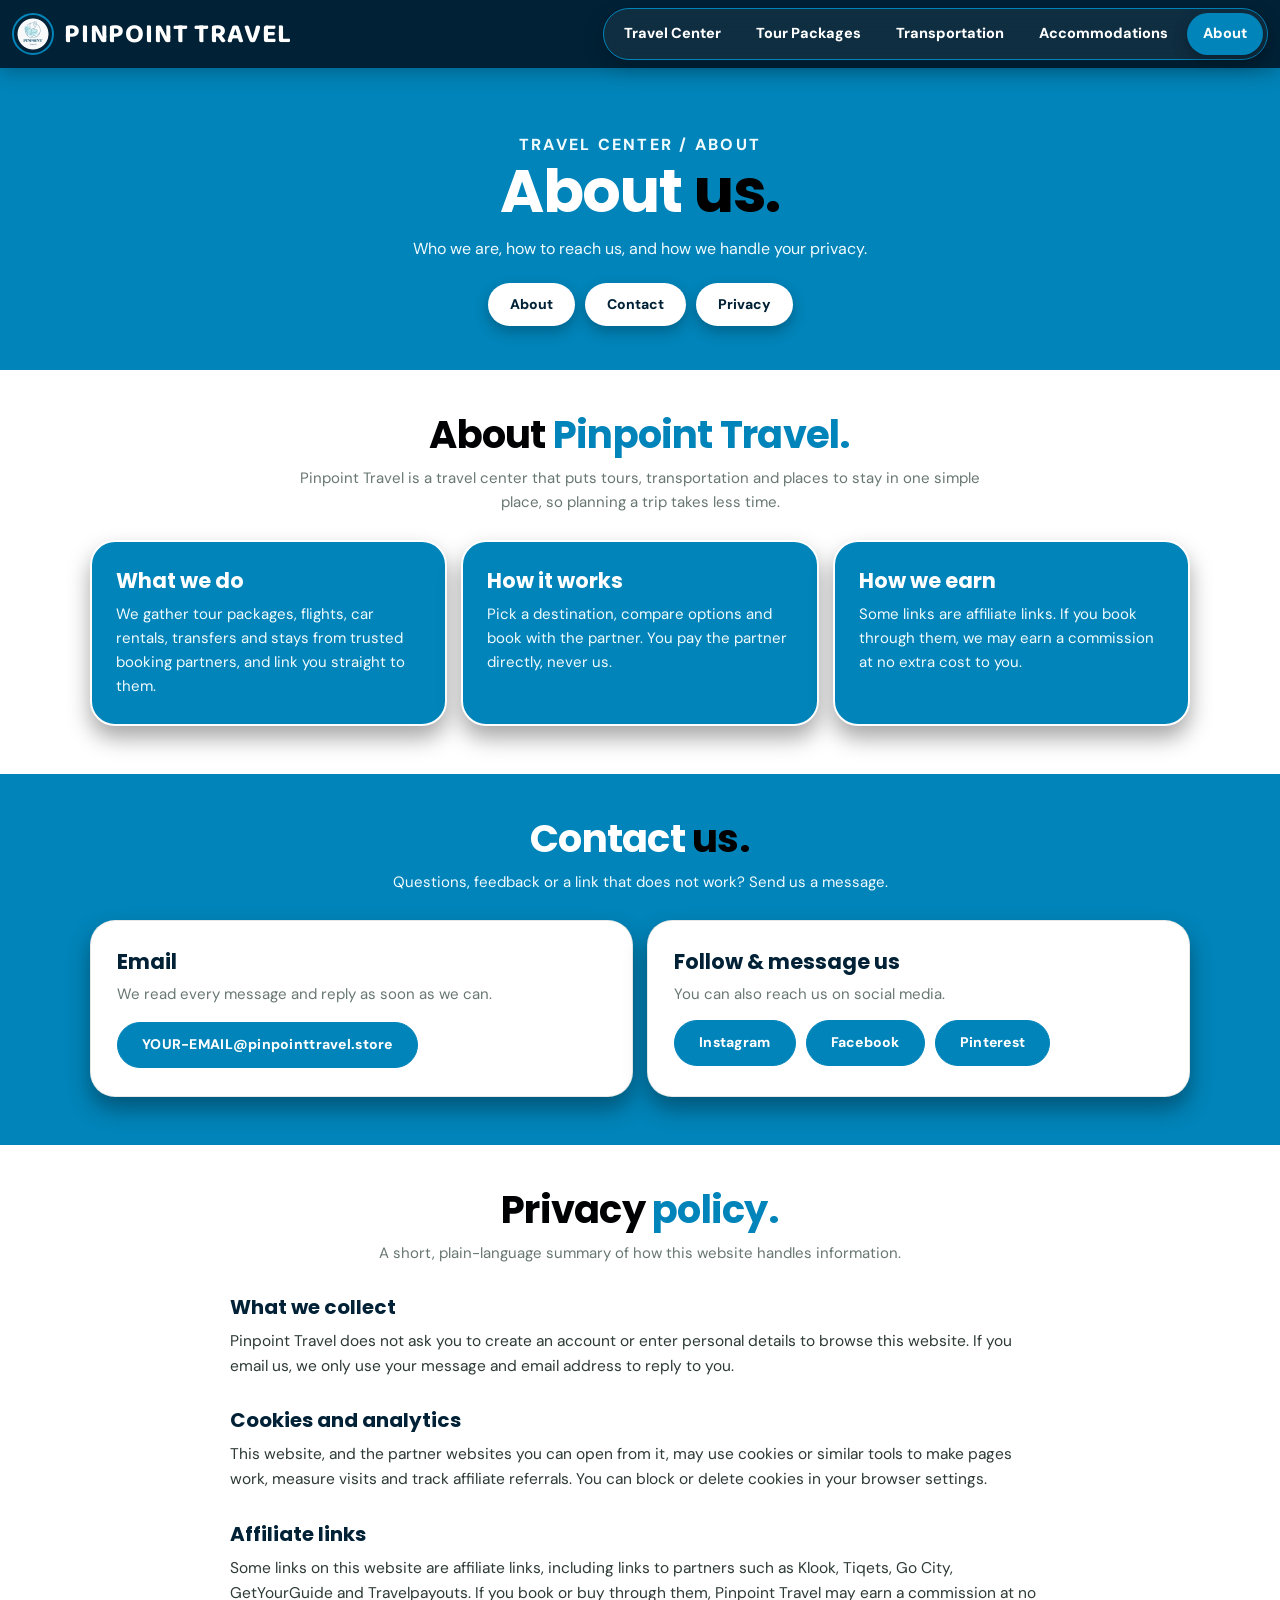
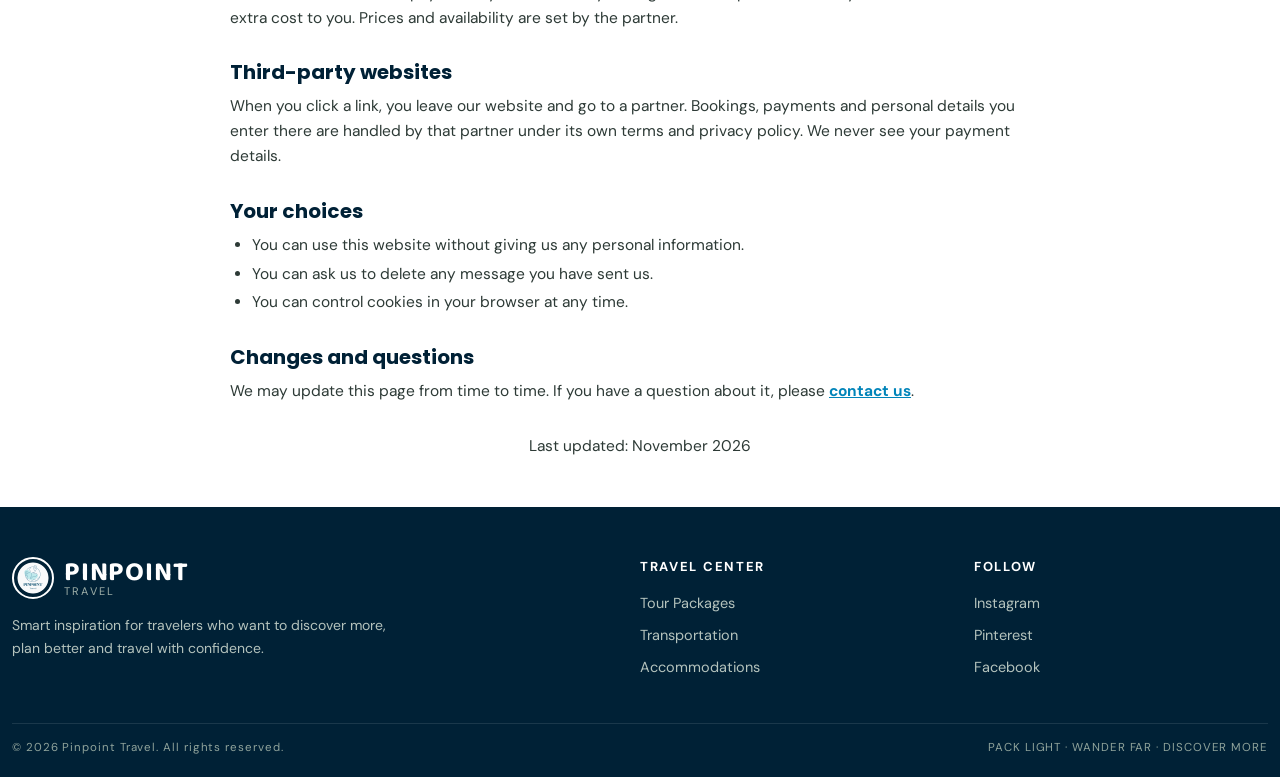
<file: about/index.html>
<!DOCTYPE html>
<html lang="en">
<head>
<meta charset="UTF-8">
<meta name="viewport" content="width=device-width, initial-scale=1.0">
<meta name="description" content="About Pinpoint Travel, how to contact us, and our privacy policy and affiliate disclosure.">
<meta name="author" content="Pinpoint Travel">
<link rel="canonical" href="https://pinpointtravel.store/about/">
<title>About, Contact &amp; Privacy | Pinpoint Travel</title>
<link rel="preconnect" href="https://fonts.googleapis.com">
<link rel="preconnect" href="https://fonts.gstatic.com" crossorigin>
<link href="https://fonts.googleapis.com/css2?family=DM+Sans:wght@400;500;600;700;800&family=Baloo+2:wght@600;700&family=Poppins:wght@600;700&display=swap" rel="stylesheet">
<link rel="icon" type="image/png" href="/favicon.png">
<style>
:root{--navy:#002136;--accent:#0084b9;--sky:#03b8ff;--cream:#f7f5ef;--text:#000102;--muted:#687771;--line:rgba(16,43,37,.1);--sh:0 12px 22px rgba(0,0,0,.35);--r:25px}
*{margin:0;padding:0;box-sizing:border-box}
html{scroll-behavior:smooth;scroll-padding-top:90px}
body{font-family:"DM Sans",Arial,sans-serif;background:var(--cream);color:var(--text);line-height:1.6;overflow-x:hidden}
img{max-width:100%;display:block}
a{text-decoration:none;color:inherit}
:focus-visible{outline:3px solid var(--accent);outline-offset:3px}

/* HEADER */
.header{position:sticky;top:0;z-index:100;min-height:68px;padding:0 12px;display:flex;align-items:center;gap:30px;background:var(--navy);box-shadow:0 4px 18px rgba(0,0,0,.25)}
.logo{display:flex;align-items:center;gap:10px;flex-shrink:0}
.logo-image{width:42px;height:42px;object-fit:contain;padding:3px;border:2.5px solid var(--accent);border-radius:50%}
.logo-text{display:flex;flex-direction:column;justify-content:center;line-height:1}
.logo-text strong{font-family:"Baloo 2",sans-serif;font-weight:700;letter-spacing:.03em;font-size:27px;color:#fff}
.logo-text small{font-size:11px;letter-spacing:.2em;color:#9eafa8}
.navigation{margin-left:auto;display:flex;align-items:center;gap:3px;padding:4px;background:rgba(255,255,255,.06);border:1px solid var(--accent);border-radius:100px;box-shadow:0 7px 22px rgba(0,0,0,.2);backdrop-filter:blur(10px);-webkit-backdrop-filter:blur(10px)}
.navigation a{font-size:14.5px;font-weight:800;color:#fff;padding:9px 16px;border-radius:100px;white-space:nowrap}
.navigation a:hover{color:#000d13;background:var(--sky)}
.navigation a.active{background:var(--accent);box-shadow:0 5px 15px rgba(0,0,0,.3)}
.navigation a.active:hover{color:#fff;background:#0099d6}
.menu-button{display:none;margin-left:auto;border:none;background:transparent;font-size:27px;color:#fff;cursor:pointer}

/* TITLE */
.page-title{background:var(--accent);color:#fff;text-align:center;padding:52px 4% 44px}
.crumbs{font-size:12px;font-weight:800;letter-spacing:.14em;margin-bottom:12px;color:#d9f2fb}
.page-title h1{font-family:"Poppins",Arial,sans-serif;font-weight:700;font-size:clamp(36px,5vw,60px);line-height:1.1;letter-spacing:-.02em}
.page-title h1 em{font-style:normal;color:#000}
.page-title p{max-width:640px;margin:12px auto 0;font-size:16px;color:#f0fbff}
.jump{display:flex;justify-content:center;flex-wrap:wrap;gap:10px;margin-top:22px}
.jump a{padding:10px 22px;border-radius:100px;background:#fff;color:var(--navy);font-weight:800;font-size:14px;box-shadow:0 6px 14px rgba(0,0,0,.25)}
.jump a:hover{background:var(--navy);color:#fff}

/* BANDS */
.band{width:100%;padding:44px 0 48px}
.band.white{background:#fff}.band.blue{background:var(--accent)}
.section{width:98%;max-width:1100px;margin:0 auto}
.section-header{text-align:center;margin-bottom:26px}
.section-header h2{font-family:"Poppins",Arial,sans-serif;font-weight:700;font-size:clamp(32px,3vw,45px);line-height:1.1;letter-spacing:-.02em}
.section-header h2 em{font-style:normal;color:var(--accent)}
.section-header p{max-width:680px;margin:10px auto 0;color:var(--muted);font-size:15px}
.blue .section-header h2{color:#fff}.blue .section-header h2 em{color:#000}.blue .section-header p{color:#f0fbff}

/* CARDS */
.cards{display:grid;grid-template-columns:repeat(3,1fr);gap:14px}
.card{background:var(--accent);color:#fff;border:2px solid #fff;border-radius:var(--r);box-shadow:var(--sh);padding:26px 24px}
.card h3{font-family:"Poppins",sans-serif;font-size:21px;line-height:1.25;margin-bottom:8px}
.card p{font-size:15px;color:#f0fbff}
.box{background:#fff;color:var(--text);border-radius:var(--r);box-shadow:var(--sh);padding:28px 26px;border:1px solid var(--line)}
.box h3{font-family:"Poppins",sans-serif;font-size:21px;line-height:1.25;color:var(--navy);margin-bottom:6px}
.box p{font-size:15px;color:var(--muted)}
.contact{display:grid;grid-template-columns:1fr 1fr;gap:14px}
.btn{margin-top:16px;min-height:46px;padding:0 24px;border-radius:100px;display:inline-flex;justify-content:center;align-items:center;font-size:14px;font-weight:800;letter-spacing:.02em;background:var(--accent);color:#fff;border:1px solid var(--accent)}
.btn:hover{background:#fff;color:var(--accent)}
.social{display:flex;flex-wrap:wrap;gap:10px;margin-top:14px}
.social .btn{margin-top:0}

/* PRIVACY TEXT */
.policy{max-width:820px;margin:0 auto}
.policy h3{font-family:"Poppins",sans-serif;font-size:20px;color:var(--navy);margin:26px 0 6px}
.policy h3:first-child{margin-top:0}
.policy p,.policy li{font-size:15.5px;color:#2d3a36}
.policy ul{padding-left:22px;margin-top:6px}
.policy li{margin:4px 0}
.policy a{color:var(--accent);font-weight:700;text-decoration:underline}
.updated{font-size:13px;color:var(--muted);text-align:center;margin-top:30px}

/* FOOTER */
footer{background:var(--navy);color:#dce4df;padding:50px 12px 20px}
.footer-grid,.footer-bottom{width:100%;margin-inline:auto}
.footer-grid{display:grid;grid-template-columns:2fr 1fr 1fr;gap:40px}
.footer-description{max-width:380px;margin-top:15px;font-size:14px;line-height:1.65;color:#b4c3bd}
.footer-title{margin-bottom:14px;font-size:13px;letter-spacing:.13em;text-transform:uppercase;color:#fff}
.footer-column a{display:block;margin:9px 0;font-size:14.5px;color:#b4c3bd}
.footer-column a:hover{color:#fff}
.footer-bottom{display:flex;justify-content:space-between;gap:20px;margin-top:35px;padding-top:15px;border-top:1px solid rgba(255,255,255,.1);font-size:11.5px;letter-spacing:.08em;color:#8fa39b}
footer .logo-image{border-color:#fff}

@media(max-width:1000px){
.navigation{gap:2px}.navigation a{padding:8px 10px;font-size:12.5px}.logo-text strong{font-size:23px}
.cards{grid-template-columns:1fr}
}
@media(max-width:720px){
html{scroll-padding-top:70px}
.header{min-height:58px;padding:0 10px}.logo-image{width:36px;height:36px}.logo-text strong{font-size:17px}
.menu-button{display:block}
.navigation{display:none;position:absolute;top:56px;left:0;right:0;flex-direction:column;align-items:stretch;gap:4px;padding:8px;background:rgba(0,33,54,.98);border-radius:20px;box-shadow:var(--sh)}
.navigation.show{display:flex}.navigation a{width:100%;padding:11px 15px;border-radius:13px;font-size:14px}
.page-title{padding:36px 5% 30px}.page-title p{font-size:14px}
.band{padding:28px 0 32px}
.section-header{margin-bottom:16px}.section-header h2{font-size:26px}
.contact{grid-template-columns:1fr}
.card,.box{padding:22px 18px}
.footer-grid{grid-template-columns:1fr 1fr;gap:30px}.footer-brand{grid-column:span 2}
.footer-bottom{display:block;margin-top:30px;font-size:11px}.footer-bottom span{display:block;margin-top:7px}
}
@media(prefers-reduced-motion:reduce){html{scroll-behavior:auto}*{transition:none!important}}
</style>
</head>
<body>

<header class="header">
  <a href="https://pinpointtravel.store/" class="logo" aria-label="Pinpoint Travel home">
    <img src="/favicon.png" alt="Pinpoint Travel Logo" class="logo-image">
    <span class="logo-text"><strong>PINPOINT TRAVEL</strong></span>
  </a>
  <button class="menu-button" id="menuButton" aria-label="Open navigation" aria-controls="navigation" aria-expanded="false">☰</button>
  <nav class="navigation" id="navigation" aria-label="Main navigation">
    <a href="https://pinpointtravel.store/">Travel Center</a>
    <a href="https://pinpointtravel.store/tourpackages/">Tour Packages</a>
    <a href="https://pinpointtravel.store/transportation/">Transportation</a>
    <a href="https://pinpointtravel.store/accommodations/">Accommodations</a>
    <a href="about.html" class="active">About</a>
  </nav>
</header>

<section class="page-title" aria-labelledby="page-title">
  <p class="crumbs">TRAVEL CENTER / ABOUT</p>
  <h1 id="page-title">About <em>us.</em></h1>
  <p>Who we are, how to reach us, and how we handle your privacy.</p>
  <div class="jump">
    <a href="#about">About</a>
    <a href="#contact">Contact</a>
    <a href="#privacy">Privacy</a>
  </div>
</section>

<!-- ABOUT -->
<div class="band white" id="about">
  <section class="section" aria-labelledby="about-title">
    <div class="section-header">
      <h2 id="about-title">About <em>Pinpoint Travel.</em></h2>
      <p>Pinpoint Travel is a travel center that puts tours, transportation and places to stay in one simple place, so planning a trip takes less time.</p>
    </div>
    <div class="cards">
      <div class="card">
        <h3>What we do</h3>
        <p>We gather tour packages, flights, car rentals, transfers and stays from trusted booking partners, and link you straight to them.</p>
      </div>
      <div class="card">
        <h3>How it works</h3>
        <p>Pick a destination, compare options and book with the partner. You pay the partner directly, never us.</p>
      </div>
      <div class="card">
        <h3>How we earn</h3>
        <p>Some links are affiliate links. If you book through them, we may earn a commission at no extra cost to you.</p>
      </div>
    </div>
  </section>
</div>

<!-- CONTACT -->
<div class="band blue" id="contact">
  <section class="section" aria-labelledby="contact-title">
    <div class="section-header">
      <h2 id="contact-title">Contact <em>us.</em></h2>
      <p>Questions, feedback or a link that does not work? Send us a message.</p>
    </div>
    <div class="contact">
      <div class="box">
        <h3>Email</h3>
        <p>We read every message and reply as soon as we can.</p>
        <a class="btn" href="mailto:YOUR-EMAIL@pinpointtravel.store">YOUR-EMAIL@pinpointtravel.store</a>
      </div>
      <div class="box">
        <h3>Follow &amp; message us</h3>
        <p>You can also reach us on social media.</p>
        <div class="social">
          <a class="btn" href="https://www.instagram.com/pinpointtravel1" target="_blank" rel="noopener">Instagram</a>
          <a class="btn" href="https://www.facebook.com/PinPointTravel" target="_blank" rel="noopener">Facebook</a>
          <a class="btn" href="https://www.pinterest.com/visionplus152/" target="_blank" rel="noopener">Pinterest</a>
        </div>
      </div>
    </div>
  </section>
</div>

<!-- PRIVACY -->
<div class="band white" id="privacy">
  <section class="section" aria-labelledby="privacy-title">
    <div class="section-header">
      <h2 id="privacy-title">Privacy <em>policy.</em></h2>
      <p>A short, plain-language summary of how this website handles information.</p>
    </div>
    <div class="policy">
      <h3>What we collect</h3>
      <p>Pinpoint Travel does not ask you to create an account or enter personal details to browse this website. If you email us, we only use your message and email address to reply to you.</p>

      <h3>Cookies and analytics</h3>
      <p>This website, and the partner websites you can open from it, may use cookies or similar tools to make pages work, measure visits and track affiliate referrals. You can block or delete cookies in your browser settings.</p>

      <h3>Affiliate links</h3>
      <p>Some links on this website are affiliate links, including links to partners such as Klook, Tiqets, Go City, GetYourGuide and Travelpayouts. If you book or buy through them, Pinpoint Travel may earn a commission at no extra cost to you. Prices and availability are set by the partner.</p>

      <h3>Third-party websites</h3>
      <p>When you click a link, you leave our website and go to a partner. Bookings, payments and personal details you enter there are handled by that partner under its own terms and privacy policy. We never see your payment details.</p>

      <h3>Your choices</h3>
      <ul>
        <li>You can use this website without giving us any personal information.</li>
        <li>You can ask us to delete any message you have sent us.</li>
        <li>You can control cookies in your browser at any time.</li>
      </ul>

      <h3>Changes and questions</h3>
      <p>We may update this page from time to time. If you have a question about it, please <a href="#contact">contact us</a>.</p>

      <p class="updated">Last updated: November 2026</p>
    </div>
  </section>
</div>

<footer>
  <div class="footer-grid">
    <div class="footer-brand">
      <a href="https://pinpointtravel.store/" class="logo" aria-label="Pinpoint Travel home">
        <img src="/favicon.png" alt="Pinpoint Travel Logo" class="logo-image">
        <span class="logo-text"><strong>PINPOINT</strong><small>TRAVEL</small></span>
      </a>
      <p class="footer-description">Smart inspiration for travelers who want to discover more, plan better and travel with confidence.</p>
    </div>
    <div class="footer-column">
      <h4 class="footer-title">Travel Center</h4>
      <a href="https://pinpointtravel.store/tourpackages/">Tour Packages</a>
      <a href="https://pinpointtravel.store/#transportation">Transportation</a>
      <a href="https://pinpointtravel.store/#bookings">Accommodations</a>
    </div>
    <div class="footer-column">
      <h4 class="footer-title">Follow</h4>
      <a href="https://www.instagram.com/pinpointtravel1" target="_blank" rel="noopener">Instagram</a>
      <a href="https://www.pinterest.com/visionplus152/" target="_blank" rel="noopener">Pinterest</a>
      <a href="https://www.facebook.com/PinPointTravel" target="_blank" rel="noopener">Facebook</a>
    </div>
  </div>
  <div class="footer-bottom">
    <span>© 2026 Pinpoint Travel. All rights reserved.</span>
    <span>PACK LIGHT · WANDER FAR · DISCOVER MORE</span>
  </div>
</footer>

<script>
const mb=document.getElementById("menuButton"),nav=document.getElementById("navigation");
mb.addEventListener("click",function(){const o=nav.classList.toggle("show");mb.setAttribute("aria-expanded",o);mb.setAttribute("aria-label",o?"Close navigation":"Open navigation")});
nav.querySelectorAll("a").forEach(function(a){a.addEventListener("click",function(){nav.classList.remove("show");mb.setAttribute("aria-expanded","false")})});
</script>
</body>
</html>
</file>
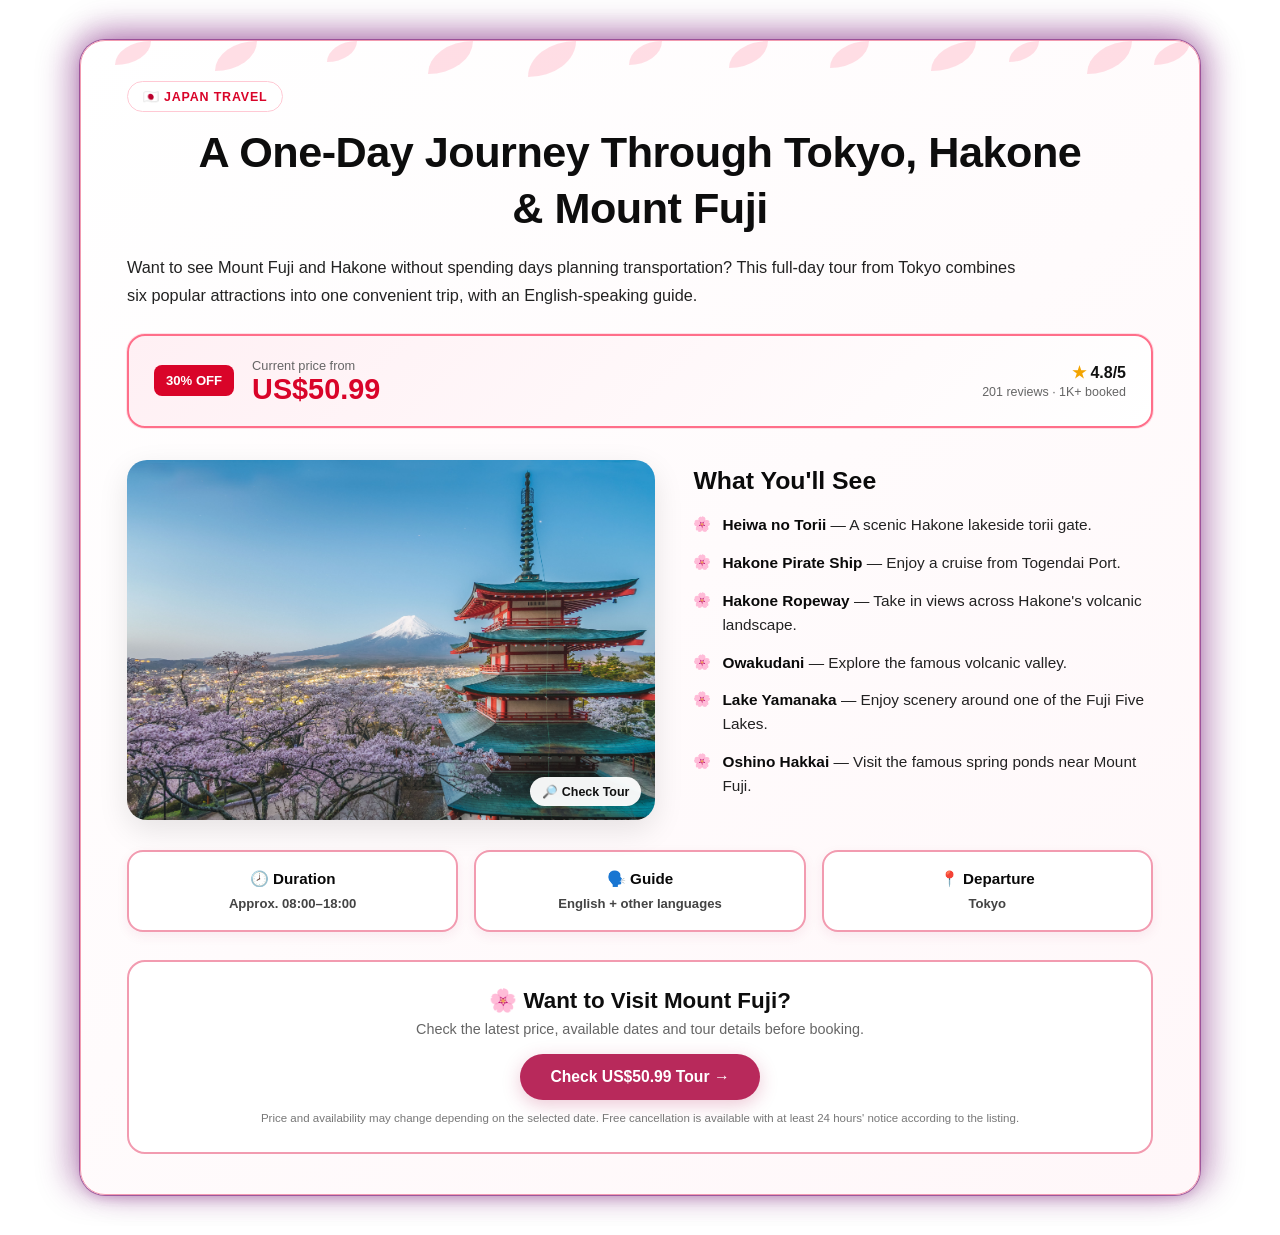
<file: blog/japan-tour/index.html>
<!DOCTYPE html>
<html lang="en">
<head>
  <script nowprocket data-noptimize="1" data-cfasync="false" data-wpfc-render="false" seraph-accel-crit="1" data-no-defer="1" data-cmp-ab="2">
  (function () {
      var script = document.createElement("script");
      script.async = 1;
      script.setAttribute("data-cmp-ab","2");
      script.src = 'https://emrldco.com/NTYxOTk5.js?t=561999';
      document.head.appendChild(script);
  })();
</script>
  <meta charset="UTF-8">
  <meta name="viewport" content="width=device-width, initial-scale=1.0">
  <title>Mount Fuji & Hakone Day Trip from Tokyo | Pinpoint Travel</title>
  <meta name="description" content="Explore Mount Fuji and Hakone from Tokyo in one day. Visit six popular attractions with an English-speaking guide. Current offer from US$50.99.">
  <meta name="robots" content="index, follow">
  <link rel="canonical" href="https://pinpointtravel.store/blog/japan-tour/">
  <link rel="icon" type="image/png" href="/favicon.png">
  <style>
    :root {
      --pink: #ffb7c5;
      --pink-dark: #ff6f8a;
      --pink-light: #fff3f6;
      --red: #d90429;
      --cta: #b8295b;
      --cta-hover: #961d47;
      --dark: #111111;
      --text: #222222;
      --muted: #666666;
      --border: #f29bb0;
    }

    * {
      box-sizing: border-box;
      margin: 0;
      padding: 0;
    }

    html {
      scroll-behavior: smooth;
    }

    body {
      margin: 0;
      background: #ffffff;
      color: var(--dark);
      font-family: -apple-system, BlinkMacSystemFont, "Segoe UI", Roboto, Arial, sans-serif;
      overflow-x: hidden;
    }

    /* =========================
       MAIN ARTICLE
    ========================= */
    .article-card {
      position: relative;
      width: calc(100% - 30px);
      max-width: 1120px;
      margin: 40px auto;
      padding: 40px 46px;
      background: linear-gradient(140deg, #ffffff 0%, #fff7f9 100%);
      border: 1.2px solid var(--border);
      border-radius: 25px;
      box-shadow: 
        0 0 0 1px rgba(112, 9, 110, 0.5),
        0 -15px 30px rgba(112, 9, 110, 0.25),
        -15px 0 30px rgba(112, 9, 110, 0.25),
        15px 0 30px rgba(112, 9, 110, 0.25),
        0 4px 8px rgba(112, 9, 110, 0.15);
      overflow: hidden;
    }

    .content {
      position: relative;
      z-index: 5;
    }

    /* =========================
       3X BIGGER SAKURA PETALS
    ========================= */
    .sakura {
      position: absolute;
      inset: 0;
      pointer-events: none;
      overflow: hidden;
      z-index: 1;
    }

    .petal {
      position: absolute;
      /* Default base size ~3x larger than before */
      width: 28px;
      height: 19kfqpx;
      background: var(--pink);
      border-radius: 150% 0 150% 0;
      opacity: 0.45; /* Slightly softer opacity so large petals don't block readability */
      animation: fall linear infinite;
    }

   /* SLOWER SAKURA PETALS (14s to 20s) */
  .petal:nth-child(1)  { left: 3%;  width: 36px; height: 24px; animation-duration: 15.5s; animation-delay: -2.2s; }
  .petal:nth-child(2)  { left: 12%; width: 42px; height: 30px; animation-duration: 18.5s; animation-delay: 0s; }
  .petal:nth-child(3)  { left: 22%; width: 30px; height: 21px; animation-duration: 14.8s; animation-delay: -6.5s; }
  .petal:nth-child(4)  { left: 31%; width: 45px; height: 33px; animation-duration: 19.2s; animation-delay: -3.1s; }
  .petal:nth-child(5)  { left: 40%; width: 48px; height: 36px; animation-duration: 16.2s; animation-delay: -5.5s; }
  .petal:nth-child(6)  { left: 49%; width: 33px; height: 24px; animation-duration: 14.0s; animation-delay: -8.0s; }
  .petal:nth-child(7)  { left: 58%; width: 39px; height: 27px; animation-duration: 17.0s; animation-delay: -2.8s; }
  .petal:nth-child(8)  { left: 67%; width: 39px; height: 27px; animation-duration: 20.0s; animation-delay: -9.0s; }
  .petal:nth-child(9)  { left: 76%; width: 45px; height: 30px; animation-duration: 16.0s; animation-delay: -7.2s; }
  .petal:nth-child(10) { left: 83%; width: 30px; height: 21px; animation-duration: 15.2s; animation-delay: -4.1s; }
  .petal:nth-child(11) { left: 90%; width: 45px; height: 33px; animation-duration: 17.8s; animation-delay: -3.0s; }
  .petal:nth-child(12) { left: 96%; width: 36px; height: 24px; animation-duration: 18.8s; animation-delay: -5.0s; }

    @keyframes fall {
      0% {
        top: -15%;
        transform: translateX(0) rotate(0deg);
      }
      50% {
        transform: translateX(45px) rotate(180deg);
      }
      100% {
        top: 115%;
        transform: translateX(-30px) rotate(360deg);
      }
    }

    /* =========================
       BADGE & TITLE
    ========================= */
    .badge {
      display: inline-block;
      margin-bottom: 12px;
      padding: 7px 15px;
      border: 1px solid #ffc9d4;
      border-radius: 30px;
      background: #ffffff;
      color: var(--red);
      font-size: .78rem;
      font-weight: 700;
      letter-spacing: .8px;
    }

    h1 {
      width: 100%;
      margin-bottom: 18px;
      color: #0d0d0d;
      text-align: center;
      font-size: clamp(1.8rem, 3.5vw, 2.7rem);
      line-height: 1.3;
      font-weight: 900;
      letter-spacing: -0.5px;
    }

    h1 span {
      display: block;
    }

    .intro {
      max-width: 900px;
      margin-bottom: 24px;
      color: var(--text);
      font-size: 1.02rem;
      line-height: 1.7;
    }

    /* =========================
       BOLD OFFER CARD BORDER
    ========================= */
    .offer-link {
      display: block;
      color: inherit;
      text-decoration: none;
    }

    .offer {
      display: flex;
      align-items: center;
      justify-content: space-between;
      gap: 25px;
      margin: 24px 0 32px;
      padding: 22px 25px;
      background: linear-gradient(135deg, #fff0f4, #ffffff);
      border: 2.5px solid var(--pink-dark);
      border-radius: 18px;
      box-shadow: 0 0 0 1px rgba(255, 111, 138, 0.2);
      cursor: pointer;
      transition: transform .25s ease, box-shadow .25s ease, border-color .25s ease, background .25s ease;
    }

    .offer-link:hover .offer {
      transform: translateY(-3px);
      border-color: var(--cta);
      background: linear-gradient(135deg, #ffe8ee, #ffffff);
      box-shadow: 0 10px 28px rgba(184, 41, 91, 0.2);
    }

    .offer-link:hover .price {
      color: var(--cta-hover);
    }

    .offer-link:hover .discount {
      transform: scale(1.04);
    }

    .offer-left {
      display: flex;
      align-items: center;
      gap: 18px;
    }

    .discount {
      padding: 8px 12px;
      background: var(--red);
      color: #ffffff;
      border-radius: 8px;
      font-size: .82rem;
      font-weight: 800;
      white-space: nowrap;
      transition: transform .25s ease;
    }

    .price-label {
      color: var(--muted);
      font-size: .8rem;
      margin-bottom: 2px;
    }

    .price {
      color: var(--red);
      font-size: 1.8rem;
      font-weight: 900;
      line-height: 1;
      transition: color .25s ease;
    }

    .offer-rating {
      text-align: right;
      white-space: nowrap;
    }

    .rating {
      font-size: 1rem;
      font-weight: 800;
    }

    .rating span {
      color: #f3a400;
    }

    .booked {
      margin-top: 3px;
      color: var(--muted);
      font-size: .78rem;
    }

    /* =========================
       GRID, HIGHLIGHTS, DETAILS, CTA
    ========================= */
    .tour-grid {
      display: grid;
      grid-template-columns: 1.15fr 1fr;
      gap: 38px;
      align-items: center;
    }

    .image-link {
      position: relative;
      display: block;
      overflow: hidden;
      border-radius: 20px;
      box-shadow: 0 10px 30px rgba(0,0,0,.10);
    }

    .image-link img {
      display: block;
      width: 100%;
      height: 360px;
      object-fit: cover;
      transition: transform .45s ease;
    }

    .image-label {
      position: absolute;
      right: 14px;
      bottom: 14px;
      padding: 7px 12px;
      border-radius: 20px;
      background: rgba(255,255,255,.95);
      color: var(--dark);
      font-size: .78rem;
      font-weight: 700;
    }

    .highlights h2 {
      margin-bottom: 18px;
      color: #0b0b0b;
      font-size: 1.55rem;
      font-weight: 900;
    }

    .spots {
      list-style: none;
    }

    .spots li {
      position: relative;
      padding-left: 29px;
      margin-bottom: 14px;
      color: #222222;
      font-size: .96rem;
      line-height: 1.55;
    }

    .spots li::before {
      content: "🌸";
      position: absolute;
      left: 0;
      top: 0;
      font-size: .9rem;
    }

    .spots li strong {
      color: #0a0a0a;
      font-weight: 850;
    }

    .details {
      display: grid;
      grid-template-columns: repeat(3, 1fr);
      gap: 16px;
      margin-top: 30px;
    }

    .detail {
      padding: 18px 16px;
      background: #ffffff;
      border: 2px solid var(--border);
      border-radius: 16px;
      text-align: center;
      box-shadow: 0 4px 12px rgba(184, 41, 91, 0.08);
      transition: transform 0.2s ease, border-color 0.2s ease;
    }

    .detail:hover {
      transform: translateY(-2px);
      border-color: var(--pink-dark);
    }

    .detail strong {
      display: block;
      margin-bottom: 6px;
      color: #080808;
      font-size: .95rem;
      font-weight: 850;
    }

    .detail span {
      color: #444444;
      font-size: .82rem;
      font-weight: 600;
    }

    .cta {
      margin-top: 28px;
      padding: 25px;
      text-align: center;
      background: #ffffff;
      border: 2px solid var(--border);
      border-radius: 18px;
    }

    .cta h2 {
      margin-bottom: 7px;
      color: #0d0d0d;
      font-size: 1.4rem;
      font-weight: 900;
    }

    .cta p {
      margin-bottom: 17px;
      color: var(--muted);
      font-size: .9rem;
    }

    .button {
      display: inline-block;
      padding: 14px 30px;
      background: var(--cta);
      color: #ffffff !important;
      border-radius: 40px;
      text-decoration: none;
      font-size: .98rem;
      font-weight: 800;
      box-shadow: 0 5px 18px rgba(184,41,91,.25);
      transition: .2s ease;
    }

    .button:hover {
      background: var(--cta-hover);
      transform: translateY(-2px);
    }

    .fine-print {
      margin-top: 10px;
      color: #777;
      font-size: .72rem;
      line-height: 1.5;
    }

    /* =========================
       MEDIA QUERIES
    ========================= */
    @media (max-width: 850px) {
      .article-card { padding: 32px 28px; }
      .tour-grid { grid-template-columns: 1fr; gap: 25px; }
      .image-link img { height: 330px; }
      .offer { align-items: flex-start; }
    }

    @media (max-width: 600px) {
      .article-card { width: calc(100% - 18px); margin: 15px auto; padding: 24px 17px; border-radius: 19px; }
      h1 { font-size: 1.65rem; }
      .intro { font-size: .91rem; line-height: 1.65; }
      .offer { display: block; padding: 18px; }
      .offer-left { gap: 12px; }
      .discount { font-size: .72rem; }
      .price { font-size: 1.55rem; }
      .offer-rating { margin-top: 14px; text-align: left; }
      .image-link img { height: 245px; }
      .details { grid-template-columns: 1fr; }
      .cta { padding: 21px 15px; }
      .button { width: 100%; padding: 14px 15px; }
    }

    @media (max-width: 380px) {
      .article-card { width: calc(100% - 12px); padding: 21px 14px; }
      h1 { font-size: 1.5rem; }
      .price { font-size: 1.4rem; }
    }
  </style>
</head>

<body>

  <article class="article-card">

    <!-- SAKURA ANIMATION CONTAINER (12 PETALS, 3X SIZE) -->
    <div class="sakura">
      <div class="petal"></div>
      <div class="petal"></div>
      <div class="petal"></div>
      <div class="petal"></div>
      <div class="petal"></div>
      <div class="petal"></div>
      <div class="petal"></div>
      <div class="petal"></div>
      <div class="petal"></div>
      <div class="petal"></div>
      <div class="petal"></div>
      <div class="petal"></div>
    </div>

    <div class="content">

      <span class="badge">🇯🇵 JAPAN TRAVEL</span>

      <h1>
        <span>A One-Day Journey Through Tokyo, Hakone</span>
        <span>& Mount Fuji</span>
      </h1>

      <p class="intro">
        Want to see Mount Fuji and Hakone without spending days planning transportation? This full-day tour from Tokyo combines six popular attractions into one convenient trip, with an English-speaking guide.
      </p>

      <!-- CLICKABLE OFFER CARD -->
      <a href="https://klook.tpm.li/Lw8mCC4m" rel="nofollow sponsored noopener" target="_blank" class="offer-link" aria-label="Check Mount Fuji and Hakone tour availability">
        <div class="offer">
          <div class="offer-left">
            <div class="discount">30% OFF</div>
            <div>
              <div class="price-label">Current price from</div>
              <div class="price">US$50.99</div>
            </div>
          </div>

          <div class="offer-rating">
            <div class="rating">
              <span>★</span> 4.8/5
            </div>
            <div class="booked">201 reviews · 1K+ booked</div>
          </div>
        </div>
      </a>

      <!-- TOUR GRID -->
      <div class="tour-grid">
        <a href="https://klook.tpm.li/Lw8mCC4m" target="_blank" rel="nofollow sponsored noopener" class="image-link">
          <img src="/images/japan.jpg" alt="Mount Fuji and Hakone day tour from Tokyo" loading="lazy">
          <span class="image-label">🔎 Check Tour</span>
        </a>

        <div class="highlights">
          <h2>What You'll See</h2>
          <ul class="spots">
            <li><strong>Heiwa no Torii</strong> — A scenic Hakone lakeside torii gate.</li>
            <li><strong>Hakone Pirate Ship</strong> — Enjoy a cruise from Togendai Port.</li>
            <li><strong>Hakone Ropeway</strong> — Take in views across Hakone's volcanic landscape.</li>
            <li><strong>Owakudani</strong> — Explore the famous volcanic valley.</li>
            <li><strong>Lake Yamanaka</strong> — Enjoy scenery around one of the Fuji Five Lakes.</li>
            <li><strong>Oshino Hakkai</strong> — Visit the famous spring ponds near Mount Fuji.</li>
          </ul>
        </div>
      </div>

      <!-- TOUR DETAILS -->
      <div class="details">
        <div class="detail">
          <strong>🕗 Duration</strong>
          <span>Approx. 08:00–18:00</span>
        </div>
        <div class="detail">
          <strong>🗣️ Guide</strong>
          <span>English + other languages</span>
        </div>
        <div class="detail">
          <strong>📍 Departure</strong>
          <span>Tokyo</span>
        </div>
      </div>

      <!-- MAIN CTA -->
      <div class="cta">
        <h2>🌸 Want to Visit Mount Fuji?</h2>
        <p>Check the latest price, available dates and tour details before booking.</p>
        <a href="https://klook.tpm.li/Lw8mCC4m" target="_blank" rel="nofollow sponsored noopener" class="button">Check US$50.99 Tour →</a>
        <div class="fine-print">
          Price and availability may change depending on the selected date. Free cancellation is available with at least 24 hours' notice according to the listing.
        </div>
      </div>

    </div>
  </article>

</body>
</html>
</file>
